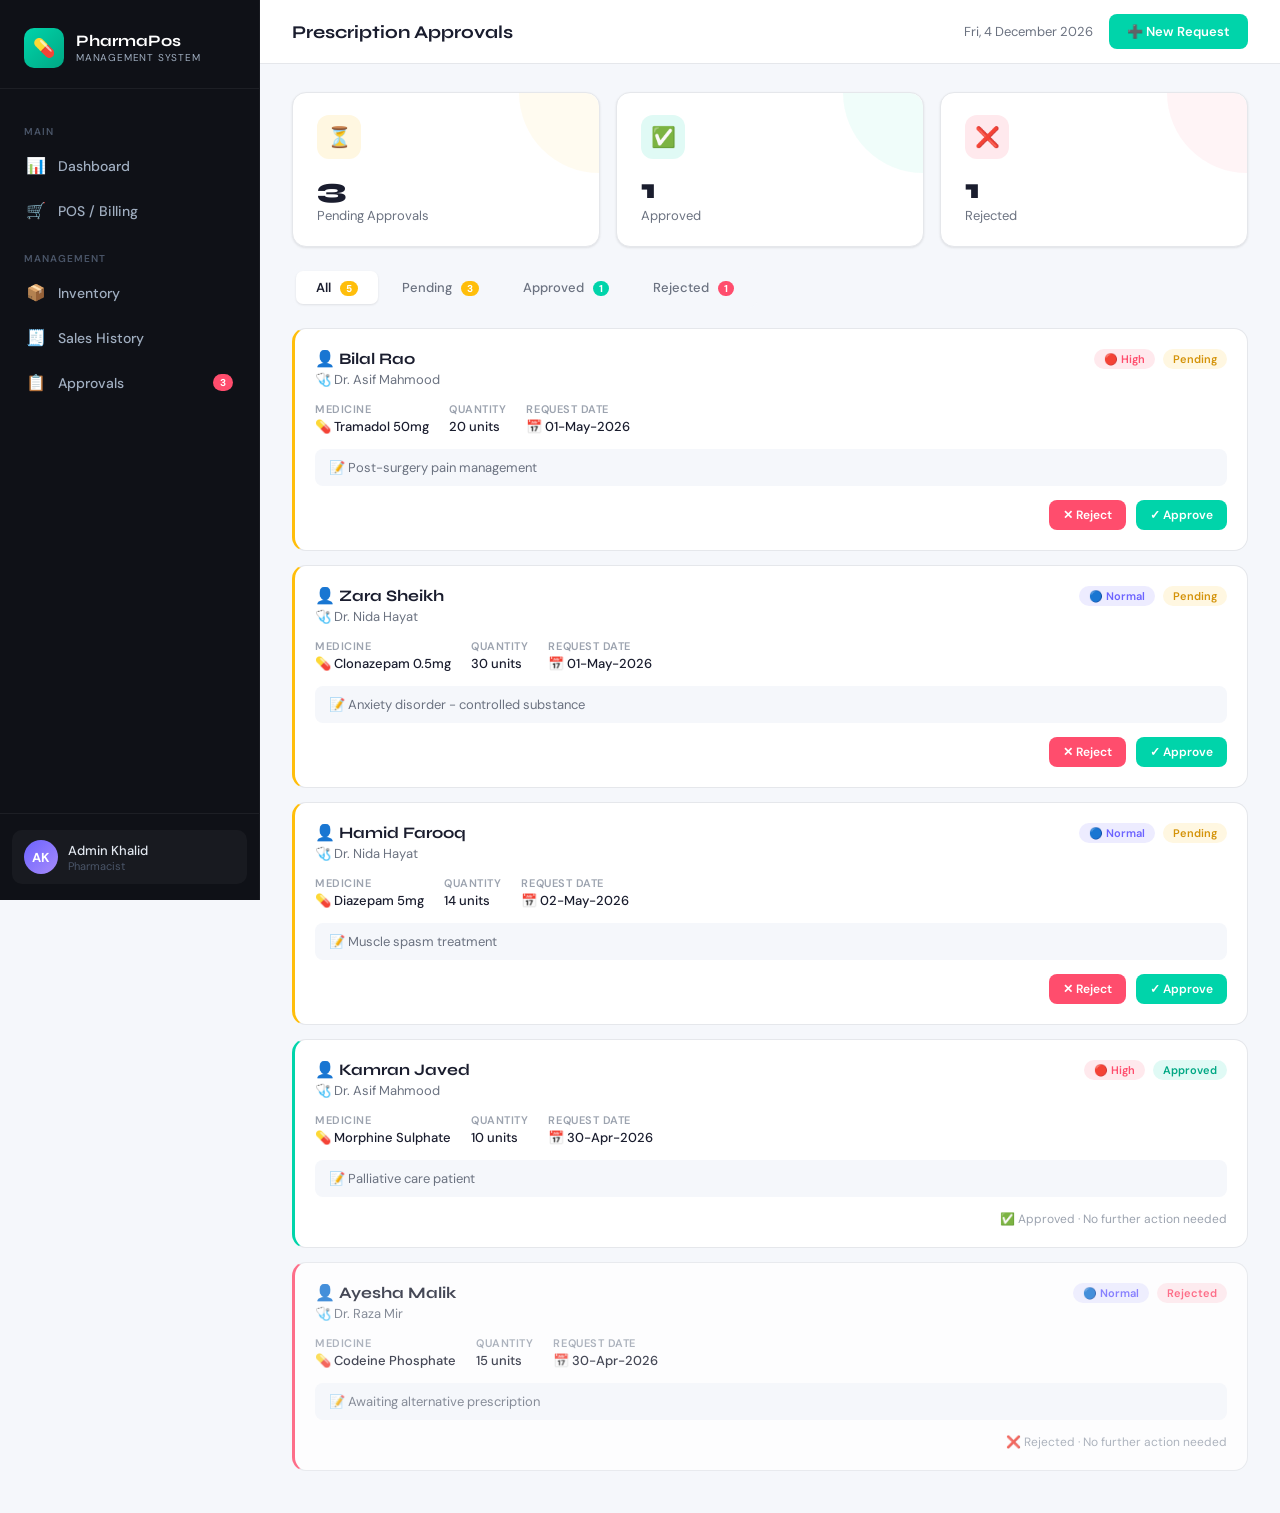
<file: approvals.html>
<!DOCTYPE html>
<html lang="en">
<head>
  <meta charset="UTF-8"/>
  <meta name="viewport" content="width=device-width, initial-scale=1.0"/>
  <title>Approvals — PharmaPos</title>
  <link rel="stylesheet" href="shared.css"/>
  <style>
    .approval-card {
      background:var(--card-bg);
      border:1px solid var(--border);
      border-radius:var(--radius);
      padding:20px;
      margin-bottom:14px;
      transition:box-shadow 0.15s;
      position:relative;
      overflow:hidden;
    }
    .approval-card:hover { box-shadow:var(--shadow-md); }
    .approval-card.pending { border-left:3px solid var(--accent-warn); }
    .approval-card.approved { border-left:3px solid var(--accent); }
    .approval-card.rejected { border-left:3px solid var(--accent-danger); opacity:0.8; }
    .approval-top { display:flex; align-items:flex-start; justify-content:space-between; margin-bottom:14px; }
    .patient-name { font-family:'Syne',sans-serif; font-size:16px; font-weight:700; }
    .doctor-name { font-size:13px; color:var(--text-secondary); margin-top:3px; }
    .approval-meta { display:flex; gap:20px; margin-bottom:14px; flex-wrap:wrap; }
    .meta-item { font-size:13px; }
    .meta-label { color:var(--text-muted); font-size:11px; font-weight:600; text-transform:uppercase; letter-spacing:0.05em; }
    .meta-val { font-weight:500; margin-top:2px; }
    .note-box {
      background:var(--content-bg);
      border-radius:8px; padding:10px 14px;
      font-size:13px; color:var(--text-secondary);
      margin-bottom:14px;
    }
    .approval-actions { display:flex; gap:10px; justify-content:flex-end; }
    .priority-high { background:rgba(255,77,109,0.12); color:var(--accent-danger); }
    .priority-normal { background:rgba(108,99,255,0.12); color:var(--accent2); }
    .tabs { display:flex; gap:4px; background:var(--content-bg); border-radius:10px; padding:4px; margin-bottom:20px; width:fit-content; }
    .tab-btn {
      padding:8px 20px; border-radius:7px; border:none; background:transparent;
      font-size:13px; font-weight:500; cursor:pointer; transition:all 0.15s;
      font-family:'DM Sans',sans-serif; color:var(--text-secondary);
    }
    .tab-btn.active { background:var(--card-bg); color:var(--text-primary); box-shadow:var(--shadow-sm); font-weight:600; }
    .count-pill {
      display:inline-block; background:var(--accent-warn); color:#fff;
      font-size:10px; font-weight:700; padding:1px 6px; border-radius:10px; margin-left:6px;
    }
    .empty-state { text-align:center; padding:60px 20px; color:var(--text-muted); }
    .empty-icon { font-size:48px; margin-bottom:12px; }
    .stats-row { display:grid; grid-template-columns:repeat(3,1fr); gap:16px; margin-bottom:20px; }
  </style>
</head>
<body>
<script src="shared.js"></script>
<script src="sidebar.js"></script>
<script>document.addEventListener('DOMContentLoaded', renderSidebar);</script>

<div class="main">
  <header class="topbar">
    <div class="topbar-title">Prescription Approvals</div>
    <div class="topbar-right">
      <span class="topbar-date" id="topbarDate"></span>
      <button class="btn-accent" onclick="openModal('addApprovalModal')">➕ New Request</button>
    </div>
  </header>

  <div class="content">
    <!-- Stats -->
    <div class="stats-row" id="appStats"></div>

    <!-- Tabs -->
    <div class="tabs">
      <button class="tab-btn active" onclick="switchTab('all',this)">All <span class="count-pill" id="tc-all">0</span></button>
      <button class="tab-btn" onclick="switchTab('Pending',this)">Pending <span class="count-pill" id="tc-pending" style="background:var(--accent-warn)">0</span></button>
      <button class="tab-btn" onclick="switchTab('Approved',this)">Approved <span class="count-pill" id="tc-approved" style="background:var(--accent)">0</span></button>
      <button class="tab-btn" onclick="switchTab('Rejected',this)">Rejected <span class="count-pill" id="tc-rejected" style="background:var(--accent-danger)">0</span></button>
    </div>

    <!-- Cards -->
    <div id="approvalCards"></div>
  </div>
</div>

<!-- Add Approval Modal -->
<div class="modal-overlay" id="addApprovalModal">
  <div class="modal" style="width:500px">
    <div class="modal-header">
      <div class="modal-title">New Prescription Request</div>
      <button class="modal-close" onclick="closeModal('addApprovalModal')">×</button>
    </div>
    <div class="modal-body">
      <div style="display:grid;grid-template-columns:1fr 1fr;gap:12px">
        <div class="form-group">
          <label class="form-label">Patient Name *</label>
          <input type="text" class="form-control" id="aPatient" placeholder="Full name"/>
        </div>
        <div class="form-group">
          <label class="form-label">Doctor Name *</label>
          <input type="text" class="form-control" id="aDoctor" placeholder="Dr. Name"/>
        </div>
        <div class="form-group">
          <label class="form-label">Medicine *</label>
          <input type="text" class="form-control" id="aMedicine" placeholder="Medicine name"/>
        </div>
        <div class="form-group">
          <label class="form-label">Quantity *</label>
          <input type="number" class="form-control" id="aQty" placeholder="e.g. 20" min="1"/>
        </div>
        <div class="form-group">
          <label class="form-label">Priority</label>
          <select class="form-control" id="aPriority">
            <option value="Normal">Normal</option>
            <option value="High">High</option>
          </select>
        </div>
        <div class="form-group">
          <label class="form-label">Date</label>
          <input type="date" class="form-control" id="aDate"/>
        </div>
        <div class="form-group" style="grid-column:span 2">
          <label class="form-label">Note / Reason</label>
          <input type="text" class="form-control" id="aNote" placeholder="Clinical note (optional)"/>
        </div>
      </div>
    </div>
    <div class="modal-footer">
      <button class="btn-outline" onclick="closeModal('addApprovalModal')">Cancel</button>
      <button class="btn-accent" onclick="saveApproval()">📋 Submit Request</button>
    </div>
  </div>
</div>

<div class="toast-container" id="toastContainer"></div>

<script>
let currentTab = 'all';

document.addEventListener('DOMContentLoaded', () => {
  const today = new Date().toISOString().split('T')[0];
  document.getElementById('aDate').value = today;
  renderStats();
  renderCards();
});

function switchTab(tab, btn) {
  currentTab = tab;
  document.querySelectorAll('.tab-btn').forEach(b => b.classList.remove('active'));
  btn.classList.add('active');
  renderCards();
}

function renderStats() {
  const approvals = DB.get('approvals') || [];
  const pending = approvals.filter(a => a.status === 'Pending').length;
  const approved = approvals.filter(a => a.status === 'Approved').length;
  const rejected = approvals.filter(a => a.status === 'Rejected').length;
  const high = approvals.filter(a => a.priority === 'High' && a.status === 'Pending').length;

  document.getElementById('appStats').innerHTML = `
    <div class="stat-card yellow"><div class="stat-icon yellow">⏳</div><div class="stat-value">${pending}</div><div class="stat-label">Pending Approvals</div></div>
    <div class="stat-card green"><div class="stat-icon green">✅</div><div class="stat-value">${approved}</div><div class="stat-label">Approved</div></div>
    <div class="stat-card red"><div class="stat-icon red">❌</div><div class="stat-value">${rejected}</div><div class="stat-label">Rejected</div></div>
  `;

  document.getElementById('tc-all').textContent = approvals.length;
  document.getElementById('tc-pending').textContent = pending;
  document.getElementById('tc-approved').textContent = approved;
  document.getElementById('tc-rejected').textContent = rejected;
}

function renderCards() {
  const approvals = DB.get('approvals') || [];
  const filtered = currentTab === 'all' ? approvals : approvals.filter(a => a.status === currentTab);
  const container = document.getElementById('approvalCards');

  if (filtered.length === 0) {
    container.innerHTML = `<div class="empty-state"><div class="empty-icon">📋</div><div style="font-size:14px;font-weight:500">No ${currentTab === 'all' ? '' : currentTab.toLowerCase()} requests</div><div style="font-size:12px;margin-top:6px">No prescription approval requests found</div></div>`;
    return;
  }

  const sorted = [...filtered].sort((a, b) => {
    const order = { Pending: 0, Approved: 1, Rejected: 2 };
    return order[a.status] - order[b.status];
  });

  container.innerHTML = sorted.map(a => `
    <div class="approval-card ${a.status.toLowerCase()}">
      <div class="approval-top">
        <div>
          <div class="patient-name">👤 ${a.patient}</div>
          <div class="doctor-name">🩺 ${a.doctor}</div>
        </div>
        <div style="display:flex;gap:8px;align-items:center">
          <span class="badge priority-${a.priority.toLowerCase()}">${a.priority === 'High' ? '🔴' : '🔵'} ${a.priority}</span>
          <span class="badge ${a.status === 'Pending' ? 'badge-warn' : a.status === 'Approved' ? 'badge-success' : 'badge-danger'}">${a.status}</span>
        </div>
      </div>
      <div class="approval-meta">
        <div class="meta-item"><div class="meta-label">Medicine</div><div class="meta-val">💊 ${a.medicine}</div></div>
        <div class="meta-item"><div class="meta-label">Quantity</div><div class="meta-val">${a.qty} units</div></div>
        <div class="meta-item"><div class="meta-label">Request Date</div><div class="meta-val">📅 ${formatDate(a.date)}</div></div>
      </div>
      ${a.note ? `<div class="note-box">📝 ${a.note}</div>` : ''}
      ${a.status === 'Pending' ? `
      <div class="approval-actions">
        <button class="btn-danger" onclick="updateStatus('${a.id}','Rejected')">✕ Reject</button>
        <button class="btn-success" onclick="updateStatus('${a.id}','Approved')">✓ Approve</button>
      </div>` : `
      <div style="text-align:right;font-size:12px;color:var(--text-muted)">
        ${a.status === 'Approved' ? '✅ Approved' : '❌ Rejected'} · No further action needed
      </div>`}
    </div>
  `).join('');
}

function updateStatus(id, status) {
  const approvals = DB.get('approvals') || [];
  const idx = approvals.findIndex(a => a.id === id);
  if (idx >= 0) approvals[idx].status = status;
  DB.set('approvals', approvals);
  renderStats();
  renderCards();
  showToast(`Request ${status.toLowerCase()}!`, status === 'Approved' ? 'success' : 'error');
  // Update sidebar badge
  const badge = document.getElementById('pendingBadge');
  if (badge) {
    const pending = approvals.filter(a => a.status === 'Pending').length;
    badge.textContent = pending > 0 ? pending : '';
  }
}

function saveApproval() {
  const patient = document.getElementById('aPatient').value.trim();
  const doctor = document.getElementById('aDoctor').value.trim();
  const medicine = document.getElementById('aMedicine').value.trim();
  const qty = parseInt(document.getElementById('aQty').value);
  const priority = document.getElementById('aPriority').value;
  const date = document.getElementById('aDate').value;
  const note = document.getElementById('aNote').value.trim();

  if (!patient || !doctor || !medicine || isNaN(qty) || !date) {
    showToast('Please fill all required fields', 'error'); return;
  }

  const approvals = DB.get('approvals') || [];
  approvals.push({ id: genId('a'), patient, doctor, medicine, qty, priority, date, note, status: 'Pending' });
  DB.set('approvals', approvals);
  closeModal('addApprovalModal');
  renderStats();
  renderCards();
  showToast('Request submitted!', 'success');
  // Clear form
  ['aPatient','aDoctor','aMedicine','aQty','aNote'].forEach(id => document.getElementById(id).value = '');
}
</script>
</body>
</html>
</file>
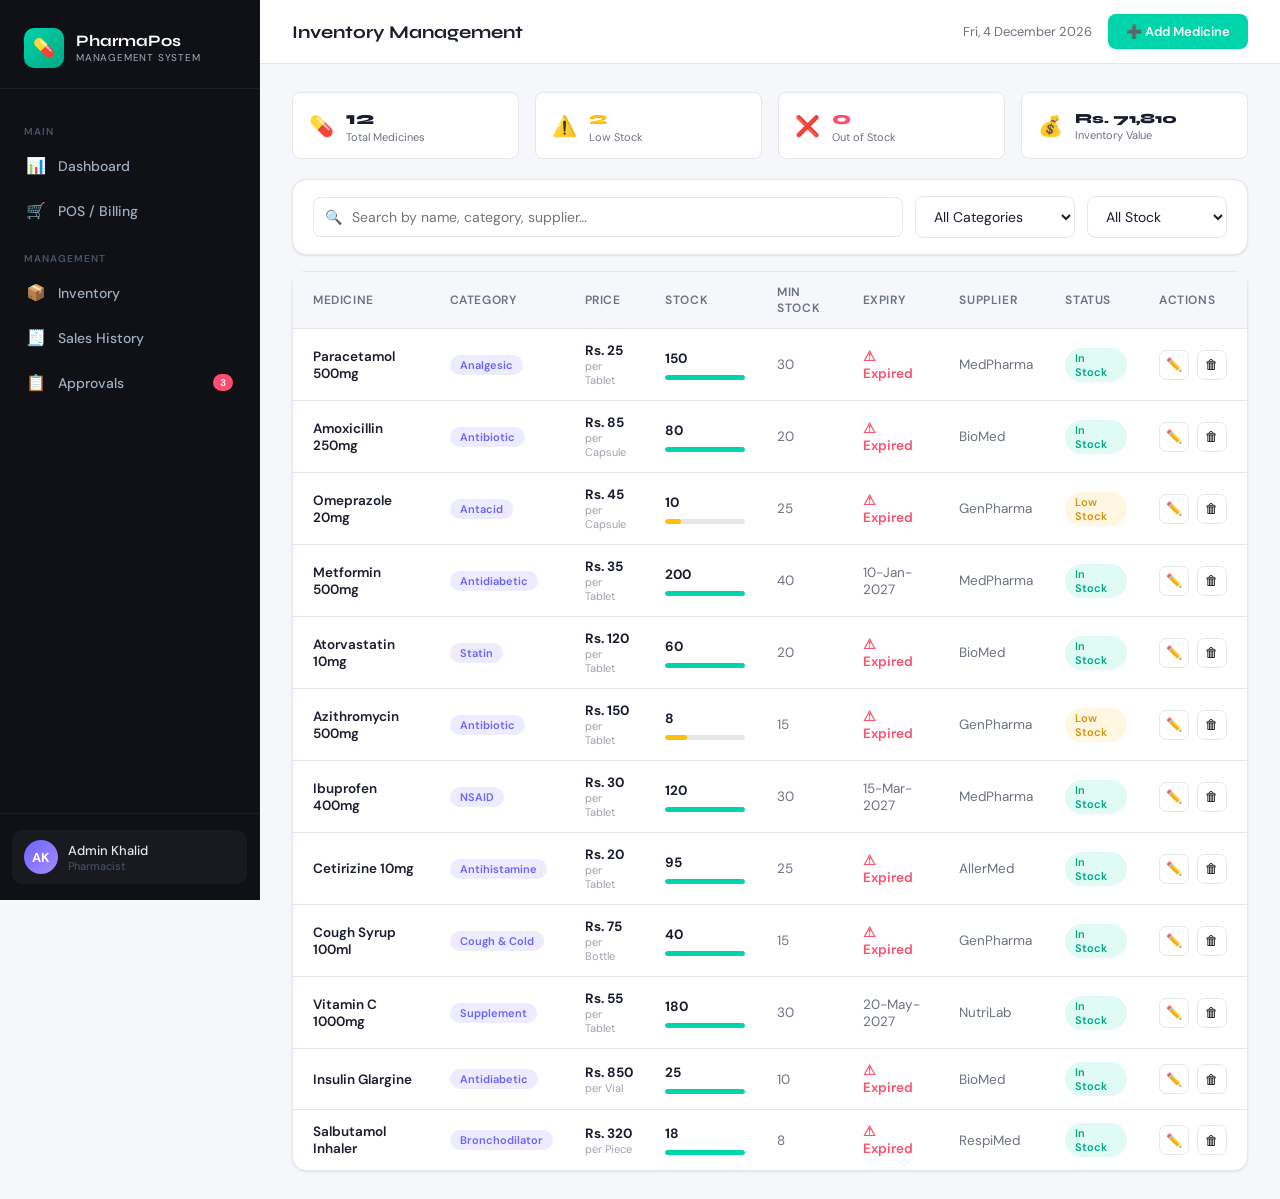
<file: inventory.html>
<!DOCTYPE html>
<html lang="en">
<head>
  <meta charset="UTF-8"/>
  <meta name="viewport" content="width=device-width, initial-scale=1.0"/>
  <title>Inventory — PharmaPos</title>
  <link rel="stylesheet" href="shared.css"/>
  <style>
    .filter-bar { display:flex; gap:12px; align-items:center; flex-wrap:wrap; }
    .filter-bar .search-wrap { flex:1; min-width:200px; }
    .med-name-cell { font-weight:600; font-size:13.5px; }
    .med-category-cell { font-size:12px; color:var(--text-secondary); margin-top:2px; }
    .stock-cell { display:flex; flex-direction:column; gap:4px; }
    .expiry-warn { color: var(--accent-danger); font-weight:600; }
    .expiry-ok { color: var(--text-secondary); }
    .table-actions { display:flex; gap:8px; }
    .action-btn {
      width:30px; height:30px; border-radius:7px; border:1px solid var(--border);
      background:transparent; cursor:pointer; font-size:13px;
      display:flex; align-items:center; justify-content:center;
      transition:all 0.12s;
    }
    .action-btn.edit:hover { border-color:var(--accent2); background:rgba(108,99,255,0.08); }
    .action-btn.del:hover { border-color:var(--accent-danger); background:rgba(255,77,109,0.08); }
    .stats-mini {
      display:grid; grid-template-columns:repeat(4,1fr); gap:16px; margin-bottom:20px;
    }
    .mini-stat {
      background:var(--card-bg); border:1px solid var(--border);
      border-radius:var(--radius-sm); padding:14px 16px;
      display:flex; align-items:center; gap:12px;
    }
    .mini-stat-icon { font-size:20px; }
    .mini-stat-val { font-family:'Syne',sans-serif; font-size:18px; font-weight:800; }
    .mini-stat-label { font-size:11px; color:var(--text-secondary); margin-top:1px; }
  </style>
</head>
<body>
<script src="shared.js"></script>
<script src="sidebar.js"></script>
<script>document.addEventListener('DOMContentLoaded', renderSidebar);</script>

<div class="main">
  <header class="topbar">
    <div class="topbar-title">Inventory Management</div>
    <div class="topbar-right">
      <span class="topbar-date" id="topbarDate"></span>
      <button class="btn-accent" onclick="openModal('addMedModal')">➕ Add Medicine</button>
    </div>
  </header>

  <div class="content">
    <!-- Mini Stats -->
    <div class="stats-mini" id="miniStats"></div>

    <!-- Filter Bar -->
    <div class="card" style="margin-bottom:16px">
      <div class="card-body" style="padding:16px 20px">
        <div class="filter-bar">
          <div class="search-wrap" style="flex:1">
            <span class="search-icon">🔍</span>
            <input type="text" class="form-control" id="invSearch" placeholder="Search by name, category, supplier…" oninput="renderTable()"/>
          </div>
          <select class="form-control" style="width:160px" id="catFilter" onchange="renderTable()">
            <option value="">All Categories</option>
          </select>
          <select class="form-control" style="width:140px" id="stockFilter" onchange="renderTable()">
            <option value="">All Stock</option>
            <option value="low">Low Stock</option>
            <option value="ok">In Stock</option>
            <option value="out">Out of Stock</option>
          </select>
        </div>
      </div>
    </div>

    <!-- Table -->
    <div class="card">
      <div class="card-body" style="padding:0">
        <div class="table-wrap">
          <table>
            <thead>
              <tr>
                <th style="padding-left:20px">Medicine</th>
                <th>Category</th>
                <th>Price</th>
                <th>Stock</th>
                <th>Min Stock</th>
                <th>Expiry</th>
                <th>Supplier</th>
                <th>Status</th>
                <th style="padding-right:20px">Actions</th>
              </tr>
            </thead>
            <tbody id="invTableBody"></tbody>
          </table>
        </div>
        <div id="noResults" style="display:none;text-align:center;padding:40px;color:var(--text-muted);font-size:14px">No medicines found</div>
      </div>
    </div>
  </div>
</div>

<!-- Add/Edit Modal -->
<div class="modal-overlay" id="addMedModal">
  <div class="modal" style="width:520px">
    <div class="modal-header">
      <div class="modal-title" id="modalTitle">Add New Medicine</div>
      <button class="modal-close" onclick="closeModal('addMedModal')">×</button>
    </div>
    <div class="modal-body">
      <input type="hidden" id="editId"/>
      <div style="display:grid;grid-template-columns:1fr 1fr;gap:12px">
        <div class="form-group" style="grid-column:span 2">
          <label class="form-label">Medicine Name *</label>
          <input type="text" class="form-control" id="fName" placeholder="e.g. Paracetamol 500mg"/>
        </div>
        <div class="form-group">
          <label class="form-label">Category *</label>
          <input type="text" class="form-control" id="fCat" placeholder="e.g. Analgesic" list="catList"/>
          <datalist id="catList"></datalist>
        </div>
        <div class="form-group">
          <label class="form-label">Unit</label>
          <select class="form-control" id="fUnit">
            <option>Tablet</option><option>Capsule</option><option>Bottle</option>
            <option>Vial</option><option>Piece</option><option>Sachet</option><option>Cream</option>
          </select>
        </div>
        <div class="form-group">
          <label class="form-label">Price (Rs.) *</label>
          <input type="number" class="form-control" id="fPrice" placeholder="0" min="0"/>
        </div>
        <div class="form-group">
          <label class="form-label">Stock Quantity *</label>
          <input type="number" class="form-control" id="fStock" placeholder="0" min="0"/>
        </div>
        <div class="form-group">
          <label class="form-label">Minimum Stock</label>
          <input type="number" class="form-control" id="fMinStock" placeholder="20" min="0"/>
        </div>
        <div class="form-group">
          <label class="form-label">Expiry Date *</label>
          <input type="date" class="form-control" id="fExpiry"/>
        </div>
        <div class="form-group" style="grid-column:span 2">
          <label class="form-label">Supplier</label>
          <input type="text" class="form-control" id="fSupplier" placeholder="Supplier name"/>
        </div>
      </div>
    </div>
    <div class="modal-footer">
      <button class="btn-outline" onclick="closeModal('addMedModal')">Cancel</button>
      <button class="btn-accent" onclick="saveMed()">💾 Save Medicine</button>
    </div>
  </div>
</div>

<!-- Delete Confirm -->
<div class="modal-overlay" id="deleteModal">
  <div class="modal" style="width:360px">
    <div class="modal-header"><div class="modal-title">Confirm Delete</div><button class="modal-close" onclick="closeModal('deleteModal')">×</button></div>
    <div class="modal-body"><p style="color:var(--text-secondary);font-size:14px">Are you sure you want to delete <strong id="deleteName"></strong>? This action cannot be undone.</p></div>
    <div class="modal-footer">
      <button class="btn-outline" onclick="closeModal('deleteModal')">Cancel</button>
      <button class="btn-danger" onclick="confirmDelete()">🗑 Delete</button>
    </div>
  </div>
</div>

<div class="toast-container" id="toastContainer"></div>

<script>
let deleteId = null;

document.addEventListener('DOMContentLoaded', () => {
  populateFilters();
  renderMiniStats();
  renderTable();
});

function populateFilters() {
  const meds = DB.get('medicines') || [];
  const cats = [...new Set(meds.map(m => m.category))];
  const sel = document.getElementById('catFilter');
  const dl = document.getElementById('catList');
  cats.forEach(c => {
    const o = document.createElement('option'); o.value = c; o.textContent = c; sel.appendChild(o);
    const d = document.createElement('option'); d.value = c; dl.appendChild(d);
  });
}

function renderMiniStats() {
  const meds = DB.get('medicines') || [];
  const low = meds.filter(m => m.stock > 0 && m.stock <= m.minStock).length;
  const out = meds.filter(m => m.stock === 0).length;
  const expSoon = meds.filter(m => new Date(m.expiry) <= new Date(Date.now() + 60*24*3600*1000)).length;
  const totalVal = meds.reduce((s, m) => s + m.price * m.stock, 0);
  document.getElementById('miniStats').innerHTML = `
    <div class="mini-stat"><span class="mini-stat-icon">💊</span><div><div class="mini-stat-val">${meds.length}</div><div class="mini-stat-label">Total Medicines</div></div></div>
    <div class="mini-stat"><span class="mini-stat-icon">⚠️</span><div><div class="mini-stat-val" style="color:var(--accent-warn)">${low}</div><div class="mini-stat-label">Low Stock</div></div></div>
    <div class="mini-stat"><span class="mini-stat-icon">❌</span><div><div class="mini-stat-val" style="color:var(--accent-danger)">${out}</div><div class="mini-stat-label">Out of Stock</div></div></div>
    <div class="mini-stat"><span class="mini-stat-icon">💰</span><div><div class="mini-stat-val" style="font-size:14px">${formatCurrency(totalVal)}</div><div class="mini-stat-label">Inventory Value</div></div></div>
  `;
}

function renderTable() {
  const q = document.getElementById('invSearch').value.toLowerCase();
  const cat = document.getElementById('catFilter').value;
  const stockF = document.getElementById('stockFilter').value;
  let meds = DB.get('medicines') || [];

  meds = meds.filter(m => {
    const matchQ = !q || m.name.toLowerCase().includes(q) || m.category.toLowerCase().includes(q) || (m.supplier||'').toLowerCase().includes(q);
    const matchCat = !cat || m.category === cat;
    const matchStock = !stockF || (stockF === 'low' && m.stock > 0 && m.stock <= m.minStock) || (stockF === 'ok' && m.stock > m.minStock) || (stockF === 'out' && m.stock === 0);
    return matchQ && matchCat && matchStock;
  });

  const tbody = document.getElementById('invTableBody');
  const noRes = document.getElementById('noResults');
  if (meds.length === 0) { tbody.innerHTML = ''; noRes.style.display = 'block'; return; }
  noRes.style.display = 'none';
  const now = Date.now();

  tbody.innerHTML = meds.map(m => {
    const expDate = new Date(m.expiry);
    const daysLeft = Math.ceil((expDate - now) / (24*3600*1000));
    const expClass = daysLeft <= 30 ? 'expiry-warn' : 'expiry-ok';
    const expLabel = daysLeft <= 0 ? '⚠ Expired' : daysLeft <= 30 ? `⚠ ${daysLeft}d left` : formatDate(m.expiry);
    const pct = Math.min(100, Math.round((m.stock / Math.max(m.minStock * 2, 1)) * 100));
    const barColor = m.stock === 0 ? '#ff4d6d' : m.stock <= m.minStock ? '#ffbe0b' : '#00d4aa';
    let statusBadge;
    if (m.stock === 0) statusBadge = '<span class="badge badge-danger">Out of Stock</span>';
    else if (m.stock <= m.minStock) statusBadge = '<span class="badge badge-warn">Low Stock</span>';
    else statusBadge = '<span class="badge badge-success">In Stock</span>';

    return `
    <tr>
      <td style="padding-left:20px">
        <div class="med-name-cell">${m.name}</div>
      </td>
      <td><span class="badge badge-info">${m.category}</span></td>
      <td><strong>Rs. ${m.price}</strong><div style="font-size:11px;color:var(--text-muted)">per ${m.unit}</div></td>
      <td>
        <div class="stock-cell">
          <strong>${m.stock}</strong>
          <div class="stock-bar"><div class="stock-bar-fill" style="width:${pct}%;background:${barColor}"></div></div>
        </div>
      </td>
      <td style="color:var(--text-secondary)">${m.minStock}</td>
      <td class="${expClass}">${expLabel}</td>
      <td style="color:var(--text-secondary)">${m.supplier || '—'}</td>
      <td>${statusBadge}</td>
      <td style="padding-right:20px">
        <div class="table-actions">
          <button class="action-btn edit" onclick="editMed('${m.id}')" title="Edit">✏️</button>
          <button class="action-btn del" onclick="promptDelete('${m.id}','${m.name.replace(/'/g,"\\'")}')">🗑</button>
        </div>
      </td>
    </tr>`;
  }).join('');
}

function saveMed() {
  const name = document.getElementById('fName').value.trim();
  const cat = document.getElementById('fCat').value.trim();
  const price = parseFloat(document.getElementById('fPrice').value);
  const stock = parseInt(document.getElementById('fStock').value);
  const minStock = parseInt(document.getElementById('fMinStock').value) || 20;
  const expiry = document.getElementById('fExpiry').value;
  const unit = document.getElementById('fUnit').value;
  const supplier = document.getElementById('fSupplier').value.trim();
  const editId = document.getElementById('editId').value;

  if (!name || !cat || isNaN(price) || isNaN(stock) || !expiry) {
    showToast('Please fill all required fields', 'error'); return;
  }

  const meds = DB.get('medicines') || [];
  if (editId) {
    const idx = meds.findIndex(m => m.id === editId);
    if (idx >= 0) meds[idx] = { ...meds[idx], name, category: cat, price, stock, minStock, expiry, unit, supplier };
    showToast('Medicine updated!', 'success');
  } else {
    meds.push({ id: genId('m'), name, category: cat, price, stock, minStock, expiry, unit, supplier });
    showToast('Medicine added!', 'success');
  }
  DB.set('medicines', meds);
  closeModal('addMedModal');
  renderTable();
  renderMiniStats();
  resetForm();
}

function editMed(id) {
  const meds = DB.get('medicines') || [];
  const m = meds.find(x => x.id === id);
  if (!m) return;
  document.getElementById('editId').value = m.id;
  document.getElementById('fName').value = m.name;
  document.getElementById('fCat').value = m.category;
  document.getElementById('fPrice').value = m.price;
  document.getElementById('fStock').value = m.stock;
  document.getElementById('fMinStock').value = m.minStock;
  document.getElementById('fExpiry').value = m.expiry;
  document.getElementById('fUnit').value = m.unit;
  document.getElementById('fSupplier').value = m.supplier || '';
  document.getElementById('modalTitle').textContent = 'Edit Medicine';
  openModal('addMedModal');
}

function promptDelete(id, name) {
  deleteId = id;
  document.getElementById('deleteName').textContent = name;
  openModal('deleteModal');
}

function confirmDelete() {
  let meds = DB.get('medicines') || [];
  meds = meds.filter(m => m.id !== deleteId);
  DB.set('medicines', meds);
  closeModal('deleteModal');
  renderTable();
  renderMiniStats();
  showToast('Medicine deleted', 'success');
}

function resetForm() {
  ['fName','fCat','fPrice','fStock','fMinStock','fExpiry','fSupplier'].forEach(id => document.getElementById(id).value = '');
  document.getElementById('editId').value = '';
  document.getElementById('fUnit').value = 'Tablet';
  document.getElementById('modalTitle').textContent = 'Add New Medicine';
}
</script>
</body>
</html>
</file>
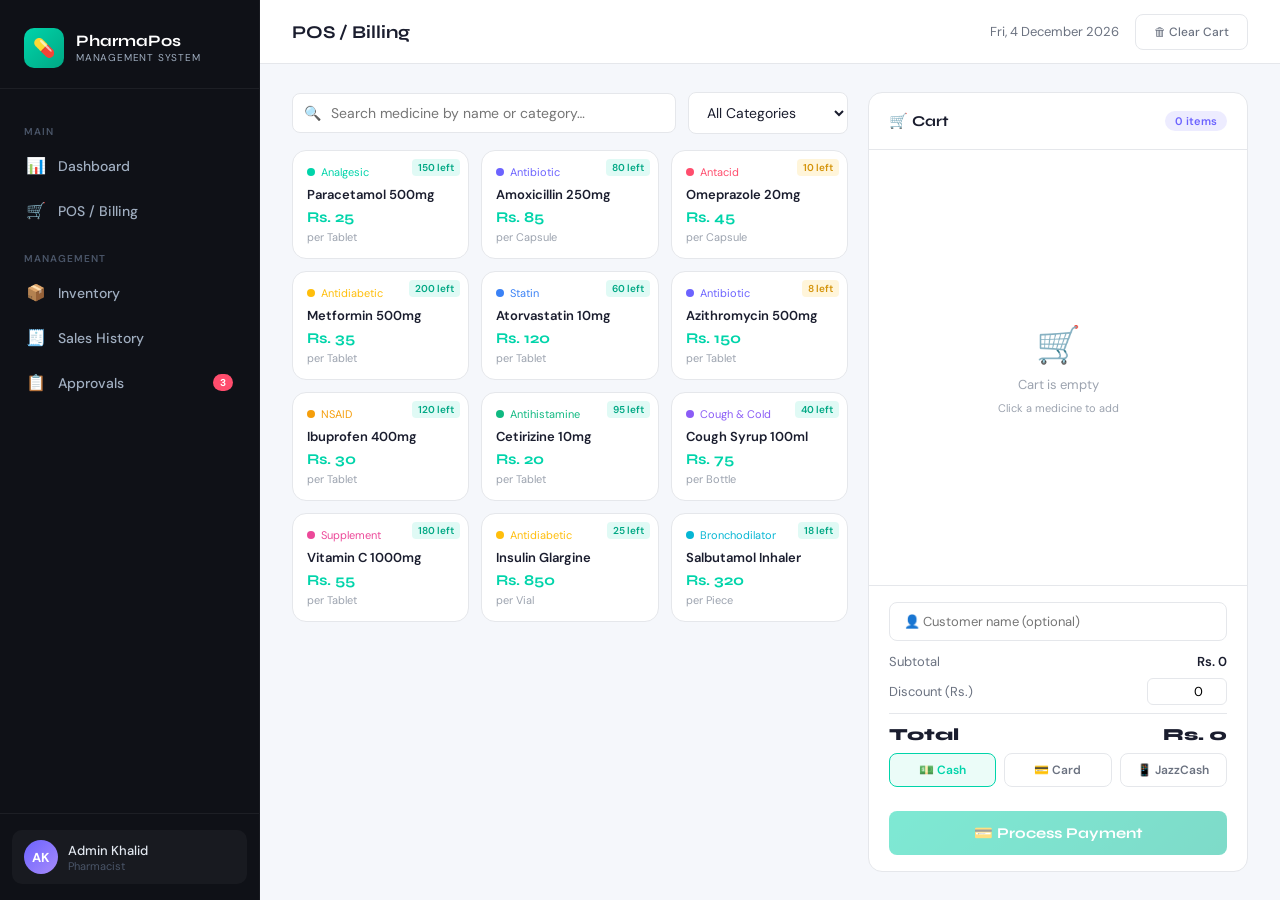
<file: pos.html>
<!DOCTYPE html>
<html lang="en">
<head>
  <meta charset="UTF-8"/>
  <meta name="viewport" content="width=device-width, initial-scale=1.0"/>
  <title>POS / Billing — PharmaPos</title>
  <link rel="stylesheet" href="shared.css"/>
  <style>
    .pos-layout {
      display: grid;
      grid-template-columns: 1fr 380px;
      gap: 20px;
      height: calc(100vh - 64px - 56px);
    }
    /* Left: Medicine Search */
    .pos-left { display: flex; flex-direction: column; gap: 16px; overflow: hidden; }
    .med-grid {
      display: grid;
      grid-template-columns: repeat(auto-fill, minmax(160px, 1fr));
      gap: 12px;
      overflow-y: auto;
      padding-bottom: 8px;
    }
    .med-card {
      background: var(--card-bg);
      border: 1px solid var(--border);
      border-radius: var(--radius);
      padding: 14px;
      cursor: pointer;
      transition: all 0.15s;
      position: relative;
      overflow: hidden;
    }
    .med-card:hover { border-color: var(--accent); box-shadow: var(--shadow-md); transform: translateY(-1px); }
    .med-card.out-of-stock { opacity: 0.5; pointer-events: none; }
    .med-cat-dot {
      width: 8px; height: 8px; border-radius: 50%;
      display: inline-block; margin-right: 6px;
    }
    .med-name { font-size: 13px; font-weight: 600; margin: 8px 0 4px; line-height: 1.3; }
    .med-price { font-family: 'Syne', sans-serif; font-size: 15px; font-weight: 700; color: var(--accent); }
    .med-stock-tag {
      position: absolute; top: 8px; right: 8px;
      font-size: 10px; font-weight: 600;
      padding: 2px 6px; border-radius: 4px;
    }
    .add-pulse { animation: pulse 0.3s ease; }
    @keyframes pulse {
      0% { transform: scale(1); }
      50% { transform: scale(0.96); }
      100% { transform: scale(1); }
    }

    /* Right: Cart */
    .pos-right {
      display: flex; flex-direction: column;
      background: var(--card-bg);
      border-radius: var(--radius);
      border: 1px solid var(--border);
      overflow: hidden;
    }
    .cart-header {
      padding: 18px 20px;
      border-bottom: 1px solid var(--border);
      display: flex; align-items: center; justify-content: space-between;
    }
    .cart-title { font-family: 'Syne', sans-serif; font-weight: 700; font-size: 15px; }
    .cart-items { flex: 1; overflow-y: auto; padding: 12px 16px; }
    .cart-empty {
      display: flex; flex-direction: column; align-items: center; justify-content: center;
      height: 100%; color: var(--text-muted); font-size: 13px; gap: 8px;
    }
    .cart-empty .empty-icon { font-size: 36px; }
    .cart-item {
      display: flex; gap: 10px; align-items: flex-start;
      padding: 10px 0;
      border-bottom: 1px solid var(--border);
      animation: fadeIn 0.2s ease;
    }
    @keyframes fadeIn { from { opacity:0; transform:translateY(-4px); } to { opacity:1; transform:translateY(0); } }
    .cart-item:last-child { border-bottom: none; }
    .cart-item-info { flex: 1; }
    .cart-item-name { font-size: 13px; font-weight: 500; line-height: 1.3; }
    .cart-item-price { font-size: 12px; color: var(--text-muted); margin-top: 2px; }
    .qty-controls { display: flex; align-items: center; gap: 8px; margin-top: 6px; }
    .qty-btn {
      width: 24px; height: 24px; border-radius: 6px;
      border: 1px solid var(--border); background: var(--content-bg);
      cursor: pointer; font-size: 14px; display: flex; align-items: center; justify-content: center;
      font-weight: 700; transition: all 0.12s; color: var(--text-primary);
    }
    .qty-btn:hover { border-color: var(--accent); color: var(--accent); }
    .qty-val { font-size: 14px; font-weight: 600; min-width: 20px; text-align: center; }
    .item-total { font-family: 'Syne', sans-serif; font-size: 14px; font-weight: 700; color: var(--text-primary); white-space: nowrap; }
    .remove-btn {
      background: none; border: none; cursor: pointer; color: var(--text-muted);
      font-size: 16px; padding: 0; line-height: 1; transition: color 0.12s;
    }
    .remove-btn:hover { color: var(--accent-danger); }

    /* Cart Footer */
    .cart-footer { border-top: 1px solid var(--border); padding: 16px 20px; }
    .cart-summary-row {
      display: flex; justify-content: space-between;
      font-size: 13px; margin-bottom: 8px;
    }
    .cart-summary-row.total {
      font-family: 'Syne', sans-serif;
      font-size: 17px; font-weight: 800;
      color: var(--text-primary);
      border-top: 1px solid var(--border);
      padding-top: 10px; margin-top: 4px;
    }
    .cart-summary-label { color: var(--text-secondary); }
    .cart-summary-val { font-weight: 600; }
    .discount-input {
      width: 80px; padding: 4px 8px;
      border: 1px solid var(--border); border-radius: 6px;
      font-size: 13px; text-align: right;
      font-family: 'DM Sans', sans-serif;
    }
    .discount-input:focus { outline: none; border-color: var(--accent); }
    .pay-btn {
      width: 100%; padding: 13px;
      background: linear-gradient(135deg, var(--accent), #00b894);
      color: #fff; border: none; border-radius: var(--radius-sm);
      font-family: 'Syne', sans-serif; font-size: 15px; font-weight: 700;
      cursor: pointer; transition: all 0.15s; margin-top: 12px;
    }
    .pay-btn:hover { transform: translateY(-1px); box-shadow: 0 6px 20px rgba(0,212,170,0.35); }
    .pay-btn:disabled { opacity: 0.5; cursor: not-allowed; transform: none; box-shadow: none; }
    .pay-method-row {
      display: flex; gap: 8px; margin-bottom: 12px;
    }
    .pay-method-btn {
      flex: 1; padding: 8px; border-radius: var(--radius-sm);
      border: 1.5px solid var(--border); background: transparent;
      font-size: 12px; font-weight: 600; cursor: pointer;
      transition: all 0.12s; color: var(--text-secondary);
      font-family: 'DM Sans', sans-serif;
    }
    .pay-method-btn.selected {
      border-color: var(--accent); color: var(--accent);
      background: rgba(0,212,170,0.08);
    }
    .customer-row { display: flex; gap: 8px; margin-bottom: 12px; }
    .customer-row input { flex: 1; }

    /* Invoice Modal */
    .invoice-box {
      background: #fff;
      border: 1px solid var(--border);
      border-radius: var(--radius-sm);
      padding: 20px;
      font-size: 13px;
    }
    .invoice-header { text-align: center; margin-bottom: 16px; }
    .invoice-title { font-family: 'Syne', sans-serif; font-size: 18px; font-weight: 800; }
    .invoice-sub { font-size: 11px; color: var(--text-muted); }
    .invoice-divider { border: none; border-top: 1px dashed var(--border); margin: 12px 0; }
    .invoice-row { display: flex; justify-content: space-between; margin-bottom: 5px; }
    .invoice-total-row { display: flex; justify-content: space-between; font-weight: 700; font-size: 15px; font-family: 'Syne', sans-serif; }
    .inv-table { width: 100%; font-size: 12px; margin: 8px 0; }
    .inv-table th { text-align: left; color: var(--text-muted); font-weight: 600; padding: 4px 0; }
    .inv-table td { padding: 4px 0; }
    .inv-table td:last-child { text-align: right; }
    .inv-table th:last-child { text-align: right; }
  </style>
</head>
<body>
<script src="shared.js"></script>
<script src="sidebar.js"></script>
<script>document.addEventListener('DOMContentLoaded', renderSidebar);</script>

<div class="main">
  <header class="topbar">
    <div class="topbar-title">POS / Billing</div>
    <div class="topbar-right">
      <span class="topbar-date" id="topbarDate"></span>
      <button class="btn-outline" style="font-size:12px" onclick="clearCart()">🗑 Clear Cart</button>
    </div>
  </header>

  <div class="content" style="padding-bottom:0;height:calc(100vh - 64px)">
    <div class="pos-layout">
      <!-- Left Panel -->
      <div class="pos-left">
        <!-- Search & Filter -->
        <div style="display:flex;gap:12px;align-items:center">
          <div class="search-wrap" style="flex:1">
            <span class="search-icon">🔍</span>
            <input type="text" class="form-control" id="medSearch" placeholder="Search medicine by name or category…" oninput="filterMeds()"/>
          </div>
          <select class="form-control" style="width:160px" id="catFilter" onchange="filterMeds()">
            <option value="">All Categories</option>
          </select>
        </div>
        <!-- Medicine Grid -->
        <div class="med-grid" id="medGrid"></div>
      </div>

      <!-- Right Panel: Cart -->
      <div class="pos-right">
        <div class="cart-header">
          <div class="cart-title">🛒 Cart</div>
          <span class="badge badge-info" id="cartCount">0 items</span>
        </div>
        <div class="cart-items" id="cartItems">
          <div class="cart-empty"><div class="empty-icon">🛒</div><span>Cart is empty</span><span style="font-size:11px">Click a medicine to add</span></div>
        </div>
        <div class="cart-footer">
          <div class="customer-row">
            <input type="text" class="form-control" id="customerName" placeholder="👤 Customer name (optional)" style="font-size:13px"/>
          </div>
          <div class="cart-summary-row">
            <span class="cart-summary-label">Subtotal</span>
            <span class="cart-summary-val" id="subtotal">Rs. 0</span>
          </div>
          <div class="cart-summary-row" style="align-items:center">
            <span class="cart-summary-label">Discount (Rs.)</span>
            <input type="number" class="discount-input" id="discountInput" value="0" min="0" oninput="updateTotals()"/>
          </div>
          <div class="cart-summary-row total">
            <span>Total</span>
            <span id="totalAmount">Rs. 0</span>
          </div>
          <div class="pay-method-row">
            <button class="pay-method-btn selected" onclick="selectPayMethod(this,'Cash')">💵 Cash</button>
            <button class="pay-method-btn" onclick="selectPayMethod(this,'Card')">💳 Card</button>
            <button class="pay-method-btn" onclick="selectPayMethod(this,'JazzCash')">📱 JazzCash</button>
          </div>
          <button class="pay-btn" id="checkoutBtn" onclick="checkout()" disabled>💳 Process Payment</button>
        </div>
      </div>
    </div>
  </div>
</div>

<!-- Invoice Modal -->
<div class="modal-overlay" id="invoiceModal">
  <div class="modal" style="width:420px">
    <div class="modal-header">
      <div class="modal-title">Invoice Generated ✓</div>
      <button class="modal-close" onclick="closeModal('invoiceModal')">×</button>
    </div>
    <div class="modal-body">
      <div class="invoice-box" id="invoiceContent"></div>
    </div>
    <div class="modal-footer">
      <button class="btn-outline" onclick="printInvoice()">🖨 Print</button>
      <button class="btn-accent" onclick="closeModal('invoiceModal');clearCart()">✓ Done</button>
    </div>
  </div>
</div>

<div class="toast-container" id="toastContainer"></div>

<script>
let cart = [];
let payMethod = 'Cash';

const catColors = {
  'Analgesic':'#00d4aa','Antibiotic':'#6c63ff','Antacid':'#ff4d6d',
  'Antidiabetic':'#ffbe0b','Statin':'#3b82f6','NSAID':'#f59e0b',
  'Antihistamine':'#10b981','Cough & Cold':'#8b5cf6','Supplement':'#ec4899',
  'Bronchodilator':'#06b6d4'
};

function getCatColor(cat) { return catColors[cat] || '#9ca3af'; }

document.addEventListener('DOMContentLoaded', () => {
  loadMeds();
});

function loadMeds() {
  const meds = DB.get('medicines') || [];
  const cats = [...new Set(meds.map(m => m.category))];
  const sel = document.getElementById('catFilter');
  cats.forEach(c => { const o = document.createElement('option'); o.value = c; o.textContent = c; sel.appendChild(o); });
  renderMedGrid(meds);
}

function filterMeds() {
  const q = document.getElementById('medSearch').value.toLowerCase();
  const cat = document.getElementById('catFilter').value;
  const meds = DB.get('medicines') || [];
  const filtered = meds.filter(m =>
    (m.name.toLowerCase().includes(q) || m.category.toLowerCase().includes(q)) &&
    (!cat || m.category === cat)
  );
  renderMedGrid(filtered);
}

function renderMedGrid(meds) {
  const grid = document.getElementById('medGrid');
  grid.innerHTML = meds.map(m => `
    <div class="med-card ${m.stock === 0 ? 'out-of-stock' : ''}" onclick="addToCart('${m.id}')" id="mc${m.id}">
      <div style="font-size:11px;color:${getCatColor(m.category)}">
        <span class="med-cat-dot" style="background:${getCatColor(m.category)}"></span>${m.category}
      </div>
      <div class="med-name">${m.name}</div>
      <div class="med-price">Rs. ${m.price}</div>
      <div style="font-size:11px;color:var(--text-muted);margin-top:4px">per ${m.unit}</div>
      <div class="med-stock-tag ${m.stock <= m.minStock ? 'badge-warn' : 'badge-success'}" style="background:${m.stock <= m.minStock ? 'rgba(255,190,11,0.15)' : 'rgba(0,212,170,0.12)'}; color:${m.stock <= m.minStock ? '#d4930a' : '#00a884'}">
        ${m.stock} left
      </div>
    </div>
  `).join('');
}

function addToCart(id) {
  const meds = DB.get('medicines') || [];
  const med = meds.find(m => m.id === id);
  if (!med || med.stock === 0) return;
  const existing = cart.find(c => c.id === id);
  if (existing) {
    if (existing.qty >= med.stock) { showToast('Not enough stock!', 'warn'); return; }
    existing.qty++;
  } else {
    cart.push({ id: med.id, name: med.name, price: med.price, qty: 1, unit: med.unit, maxStock: med.stock });
  }
  const card = document.getElementById('mc' + id);
  if (card) { card.classList.add('add-pulse'); setTimeout(() => card.classList.remove('add-pulse'), 300); }
  renderCart();
  showToast(`${med.name} added`, 'success');
}

function removeFromCart(id) {
  cart = cart.filter(c => c.id !== id);
  renderCart();
}

function updateQty(id, delta) {
  const item = cart.find(c => c.id === id);
  if (!item) return;
  item.qty = Math.max(1, Math.min(item.qty + delta, item.maxStock));
  renderCart();
}

function renderCart() {
  const container = document.getElementById('cartItems');
  document.getElementById('cartCount').textContent = cart.length + ' item' + (cart.length !== 1 ? 's' : '');
  if (cart.length === 0) {
    container.innerHTML = '<div class="cart-empty"><div class="empty-icon">🛒</div><span>Cart is empty</span><span style="font-size:11px">Click a medicine to add</span></div>';
    document.getElementById('checkoutBtn').disabled = true;
    updateTotals();
    return;
  }
  container.innerHTML = cart.map(item => `
    <div class="cart-item">
      <div class="cart-item-info">
        <div class="cart-item-name">${item.name}</div>
        <div class="cart-item-price">Rs. ${item.price} × ${item.qty} ${item.unit}</div>
        <div class="qty-controls">
          <button class="qty-btn" onclick="updateQty('${item.id}',-1)">−</button>
          <span class="qty-val">${item.qty}</span>
          <button class="qty-btn" onclick="updateQty('${item.id}',1)">+</button>
        </div>
      </div>
      <div style="display:flex;flex-direction:column;align-items:flex-end;gap:8px">
        <button class="remove-btn" onclick="removeFromCart('${item.id}')">✕</button>
        <span class="item-total">Rs. ${(item.price * item.qty).toLocaleString()}</span>
      </div>
    </div>
  `).join('');
  document.getElementById('checkoutBtn').disabled = false;
  updateTotals();
}

function updateTotals() {
  const sub = cart.reduce((s, i) => s + i.price * i.qty, 0);
  const disc = parseInt(document.getElementById('discountInput').value) || 0;
  const total = Math.max(0, sub - disc);
  document.getElementById('subtotal').textContent = formatCurrency(sub);
  document.getElementById('totalAmount').textContent = formatCurrency(total);
}

function selectPayMethod(btn, method) {
  payMethod = method;
  document.querySelectorAll('.pay-method-btn').forEach(b => b.classList.remove('selected'));
  btn.classList.add('selected');
}

function checkout() {
  if (cart.length === 0) return;
  const sub = cart.reduce((s, i) => s + i.price * i.qty, 0);
  const disc = parseInt(document.getElementById('discountInput').value) || 0;
  const total = Math.max(0, sub - disc);
  const customer = document.getElementById('customerName').value.trim() || 'Walk-in';
  const sales = DB.get('sales') || [];
  const meds = DB.get('medicines') || [];
  const newInvoiceNo = 'INV-' + (1000 + sales.length + 1);
  const now = new Date();
  const sale = {
    id: genId('s'),
    invoiceNo: newInvoiceNo,
    customer,
    items: cart.map(c => ({ name: c.name, qty: c.qty, price: c.price })),
    total, discount: disc,
    date: now.toISOString().split('T')[0],
    time: now.toLocaleTimeString('en-PK', { hour: '2-digit', minute: '2-digit' }),
    payMethod
  };
  // Deduct stock
  cart.forEach(ci => {
    const med = meds.find(m => m.id === ci.id);
    if (med) med.stock -= ci.qty;
  });
  DB.set('medicines', meds);
  sales.push(sale);
  DB.set('sales', sales);
  // Show invoice
  renderInvoice(sale);
  openModal('invoiceModal');
}

function renderInvoice(sale) {
  const html = `
    <div class="invoice-header">
      <div style="font-size:24px">💊</div>
      <div class="invoice-title">PharmaPos</div>
      <div class="invoice-sub">Pharmacy Management System</div>
      <div class="invoice-sub">📍 Main Branch, Rawalpindi</div>
    </div>
    <hr class="invoice-divider"/>
    <div class="invoice-row"><span>Invoice #</span><strong>${sale.invoiceNo}</strong></div>
    <div class="invoice-row"><span>Customer</span><span>${sale.customer}</span></div>
    <div class="invoice-row"><span>Date</span><span>${formatDate(sale.date)} ${sale.time}</span></div>
    <div class="invoice-row"><span>Payment</span><span>${sale.payMethod}</span></div>
    <hr class="invoice-divider"/>
    <table class="inv-table">
      <thead><tr><th>Item</th><th>Qty</th><th>Rate</th><th>Total</th></tr></thead>
      <tbody>
        ${sale.items.map(i => `<tr><td>${i.name}</td><td>${i.qty}</td><td>Rs.${i.price}</td><td>Rs.${(i.qty*i.price).toLocaleString()}</td></tr>`).join('')}
      </tbody>
    </table>
    <hr class="invoice-divider"/>
    <div class="invoice-row"><span>Subtotal</span><span>Rs.${(sale.total + sale.discount).toLocaleString()}</span></div>
    ${sale.discount > 0 ? `<div class="invoice-row"><span>Discount</span><span style="color:var(--accent-danger)">- Rs.${sale.discount}</span></div>` : ''}
    <div class="invoice-total-row"><span>TOTAL</span><span>${formatCurrency(sale.total)}</span></div>
    <hr class="invoice-divider"/>
    <div style="text-align:center;font-size:11px;color:var(--text-muted)">Thank you for your purchase! 🙏<br/>Get well soon.</div>
  `;
  document.getElementById('invoiceContent').innerHTML = html;
}

function printInvoice() {
  const content = document.getElementById('invoiceContent').innerHTML;
  const w = window.open('', '', 'width=400,height=600');
  w.document.write(`<html><head><title>Invoice</title><style>body{font-family:sans-serif;padding:20px;font-size:13px}table{width:100%;border-collapse:collapse}th,td{text-align:left;padding:4px 0}th:last-child,td:last-child{text-align:right}.invoice-row{display:flex;justify-content:space-between;margin-bottom:5px}.invoice-total-row{display:flex;justify-content:space-between;font-weight:700;font-size:15px;border-top:1px dashed #ccc;padding-top:8px;margin-top:4px}hr{border:none;border-top:1px dashed #ccc;margin:10px 0}</style></head><body>${content}</body></html>`);
  w.document.close();
  w.print();
}

function clearCart() {
  cart = [];
  document.getElementById('discountInput').value = 0;
  document.getElementById('customerName').value = '';
  renderCart();
}
</script>
</body>
</html>
</file>
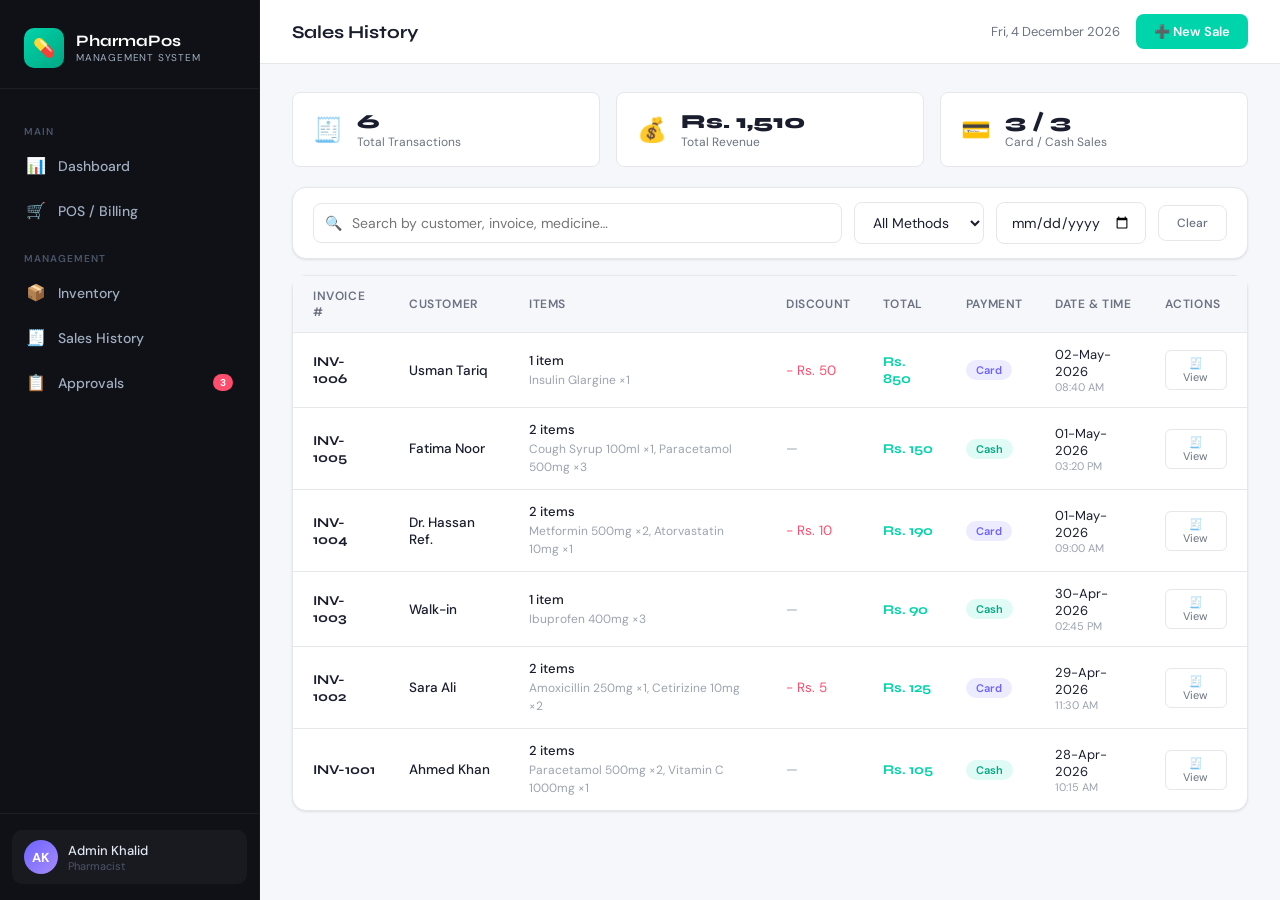
<file: sales.html>
<!DOCTYPE html>
<html lang="en">
<head>
  <meta charset="UTF-8"/>
  <meta name="viewport" content="width=device-width, initial-scale=1.0"/>
  <title>Sales History — PharmaPos</title>
  <link rel="stylesheet" href="shared.css"/>
  <style>
    .inv-detail { font-size:12px; color:var(--text-muted); margin-top:2px; line-height:1.5; }
    .summary-strip {
      display:grid; grid-template-columns:repeat(3,1fr); gap:16px; margin-bottom:20px;
    }
    .sum-card {
      background:var(--card-bg); border:1px solid var(--border);
      border-radius:var(--radius-sm); padding:16px 20px;
      display:flex; align-items:center; gap:14px;
    }
    .sum-icon { font-size:24px; }
    .sum-val { font-family:'Syne',sans-serif; font-size:20px; font-weight:800; }
    .sum-label { font-size:12px; color:var(--text-secondary); }
    .view-inv-btn {
      background:none; border:1px solid var(--border); border-radius:6px;
      padding:5px 10px; font-size:11px; cursor:pointer; color:var(--text-secondary);
      transition:all 0.12s; font-family:'DM Sans',sans-serif;
    }
    .view-inv-btn:hover { border-color:var(--accent2); color:var(--accent2); }
    .invoice-modal-content { max-height:380px; overflow-y:auto; }
  </style>
</head>
<body>
<script src="shared.js"></script>
<script src="sidebar.js"></script>
<script>document.addEventListener('DOMContentLoaded', renderSidebar);</script>

<div class="main">
  <header class="topbar">
    <div class="topbar-title">Sales History</div>
    <div class="topbar-right">
      <span class="topbar-date" id="topbarDate"></span>
      <button class="btn-accent" onclick="location.href='pos.html'">➕ New Sale</button>
    </div>
  </header>

  <div class="content">
    <!-- Summary -->
    <div class="summary-strip" id="summaryStrip"></div>

    <!-- Filter Bar -->
    <div class="card" style="margin-bottom:16px">
      <div class="card-body" style="padding:14px 20px">
        <div style="display:flex;gap:12px;flex-wrap:wrap;align-items:center">
          <div class="search-wrap" style="flex:1;min-width:200px">
            <span class="search-icon">🔍</span>
            <input type="text" class="form-control" id="sSearch" placeholder="Search by customer, invoice, medicine…" oninput="renderTable()"/>
          </div>
          <select class="form-control" style="width:130px" id="payFilter" onchange="renderTable()">
            <option value="">All Methods</option>
            <option>Cash</option><option>Card</option><option>JazzCash</option>
          </select>
          <input type="date" class="form-control" style="width:150px" id="dateFilter" onchange="renderTable()"/>
          <button class="btn-outline" style="font-size:12px" onclick="document.getElementById('dateFilter').value='';renderTable()">Clear</button>
        </div>
      </div>
    </div>

    <!-- Table -->
    <div class="card">
      <div class="card-body" style="padding:0">
        <div class="table-wrap">
          <table>
            <thead>
              <tr>
                <th style="padding-left:20px">Invoice #</th>
                <th>Customer</th>
                <th>Items</th>
                <th>Discount</th>
                <th>Total</th>
                <th>Payment</th>
                <th>Date & Time</th>
                <th style="padding-right:20px">Actions</th>
              </tr>
            </thead>
            <tbody id="salesTableBody"></tbody>
          </table>
        </div>
        <div id="noResults" style="display:none;text-align:center;padding:40px;color:var(--text-muted)">No sales records found</div>
      </div>
    </div>
  </div>
</div>

<!-- Invoice View Modal -->
<div class="modal-overlay" id="viewModal">
  <div class="modal" style="width:420px">
    <div class="modal-header">
      <div class="modal-title">Invoice Details</div>
      <button class="modal-close" onclick="closeModal('viewModal')">×</button>
    </div>
    <div class="modal-body invoice-modal-content" id="viewInvoiceContent"></div>
    <div class="modal-footer">
      <button class="btn-outline" onclick="printViewInvoice()">🖨 Print</button>
      <button class="btn-accent" onclick="closeModal('viewModal')">Close</button>
    </div>
  </div>
</div>

<div class="toast-container" id="toastContainer"></div>

<script>
document.addEventListener('DOMContentLoaded', () => {
  renderSummary();
  renderTable();
});

function renderSummary() {
  const sales = DB.get('sales') || [];
  const total = sales.reduce((s, x) => s + x.total, 0);
  const cash = sales.filter(s => s.payMethod === 'Cash').length;
  const card = sales.filter(s => s.payMethod !== 'Cash').length;
  document.getElementById('summaryStrip').innerHTML = `
    <div class="sum-card"><span class="sum-icon">🧾</span><div><div class="sum-val">${sales.length}</div><div class="sum-label">Total Transactions</div></div></div>
    <div class="sum-card"><span class="sum-icon">💰</span><div><div class="sum-val">${formatCurrency(total)}</div><div class="sum-label">Total Revenue</div></div></div>
    <div class="sum-card"><span class="sum-icon">💳</span><div><div class="sum-val">${card} / ${cash}</div><div class="sum-label">Card / Cash Sales</div></div></div>
  `;
}

function renderTable() {
  const q = document.getElementById('sSearch').value.toLowerCase();
  const pay = document.getElementById('payFilter').value;
  const date = document.getElementById('dateFilter').value;
  let sales = DB.get('sales') || [];

  sales = sales.filter(s => {
    const matchQ = !q || s.customer.toLowerCase().includes(q) || s.invoiceNo.toLowerCase().includes(q) || s.items.some(i => i.name.toLowerCase().includes(q));
    const matchPay = !pay || s.payMethod === pay;
    const matchDate = !date || s.date === date;
    return matchQ && matchPay && matchDate;
  });

  const tbody = document.getElementById('salesTableBody');
  const noRes = document.getElementById('noResults');
  if (sales.length === 0) { tbody.innerHTML = ''; noRes.style.display = 'block'; return; }
  noRes.style.display = 'none';

  // Show newest first
  const sorted = [...sales].reverse();

  tbody.innerHTML = sorted.map(s => `
    <tr>
      <td style="padding-left:20px">
        <strong style="font-family:'Syne',sans-serif">${s.invoiceNo}</strong>
      </td>
      <td>
        <div style="font-weight:500">${s.customer}</div>
      </td>
      <td>
        <div style="font-size:13px;font-weight:500">${s.items.length} item${s.items.length !== 1 ? 's' : ''}</div>
        <div class="inv-detail">${s.items.map(i => `${i.name} ×${i.qty}`).join(', ')}</div>
      </td>
      <td>${s.discount > 0 ? `<span style="color:var(--accent-danger)">- Rs. ${s.discount}</span>` : '<span style="color:var(--text-muted)">—</span>'}</td>
      <td><strong style="font-family:'Syne',sans-serif;color:var(--accent)">${formatCurrency(s.total)}</strong></td>
      <td>
        <span class="badge ${s.payMethod === 'Card' ? 'badge-info' : s.payMethod === 'JazzCash' ? 'badge-warn' : 'badge-success'}">${s.payMethod}</span>
      </td>
      <td>
        <div style="font-size:13px">${formatDate(s.date)}</div>
        <div style="font-size:11px;color:var(--text-muted)">${s.time}</div>
      </td>
      <td style="padding-right:20px">
        <button class="view-inv-btn" onclick="viewInvoice('${s.id}')">🧾 View</button>
      </td>
    </tr>
  `).join('');
}

function viewInvoice(id) {
  const sales = DB.get('sales') || [];
  const sale = sales.find(s => s.id === id);
  if (!sale) return;
  document.getElementById('viewInvoiceContent').innerHTML = `
    <div style="text-align:center;margin-bottom:16px">
      <div style="font-size:28px">💊</div>
      <div style="font-family:'Syne',sans-serif;font-size:18px;font-weight:800">PharmaPos</div>
      <div style="font-size:11px;color:var(--text-muted)">Pharmacy Management System</div>
    </div>
    <div style="background:var(--content-bg);border-radius:8px;padding:12px;margin-bottom:12px;font-size:13px">
      <div style="display:flex;justify-content:space-between;margin-bottom:6px"><span style="color:var(--text-secondary)">Invoice #</span><strong>${sale.invoiceNo}</strong></div>
      <div style="display:flex;justify-content:space-between;margin-bottom:6px"><span style="color:var(--text-secondary)">Customer</span><span>${sale.customer}</span></div>
      <div style="display:flex;justify-content:space-between;margin-bottom:6px"><span style="color:var(--text-secondary)">Date</span><span>${formatDate(sale.date)} at ${sale.time}</span></div>
      <div style="display:flex;justify-content:space-between"><span style="color:var(--text-secondary)">Payment</span><span class="badge ${sale.payMethod==='Card'?'badge-info':'badge-success'}">${sale.payMethod}</span></div>
    </div>
    <table style="width:100%;font-size:12px;border-collapse:collapse;margin-bottom:12px">
      <thead><tr style="background:var(--content-bg)"><th style="padding:8px;text-align:left">Item</th><th style="padding:8px;text-align:center">Qty</th><th style="padding:8px;text-align:right">Rate</th><th style="padding:8px;text-align:right">Amount</th></tr></thead>
      <tbody>
        ${sale.items.map(i => `<tr style="border-top:1px solid var(--border)"><td style="padding:8px">${i.name}</td><td style="padding:8px;text-align:center">${i.qty}</td><td style="padding:8px;text-align:right">Rs.${i.price}</td><td style="padding:8px;text-align:right">Rs.${(i.qty*i.price).toLocaleString()}</td></tr>`).join('')}
      </tbody>
    </table>
    <div style="border-top:1px solid var(--border);padding-top:10px;font-size:13px">
      <div style="display:flex;justify-content:space-between;margin-bottom:5px"><span style="color:var(--text-secondary)">Subtotal</span><span>Rs.${(sale.total + sale.discount).toLocaleString()}</span></div>
      ${sale.discount > 0 ? `<div style="display:flex;justify-content:space-between;margin-bottom:5px"><span style="color:var(--text-secondary)">Discount</span><span style="color:var(--accent-danger)">- Rs.${sale.discount}</span></div>` : ''}
      <div style="display:flex;justify-content:space-between;font-family:'Syne',sans-serif;font-size:16px;font-weight:800;margin-top:4px"><span>TOTAL</span><span style="color:var(--accent)">${formatCurrency(sale.total)}</span></div>
    </div>
  `;
  openModal('viewModal');
}

function printViewInvoice() {
  const content = document.getElementById('viewInvoiceContent').innerHTML;
  const w = window.open('', '', 'width=420,height=600');
  w.document.write(`<html><head><title>Invoice</title><style>body{font-family:sans-serif;padding:20px;font-size:13px}table{width:100%;border-collapse:collapse}th,td{padding:8px;text-align:left}th:last-child,td:last-child{text-align:right}</style></head><body>${content}</body></html>`);
  w.document.close(); w.print();
}
</script>
</body>
</html>
</file>
<file: shared.css>
@import url('https://fonts.googleapis.com/css2?family=Syne:wght@400;500;600;700;800&family=DM+Sans:ital,opsz,wght@0,9..40,300;0,9..40,400;0,9..40,500;0,9..40,600;1,9..40,300&display=swap');

:root {
  --sidebar-bg: #0f1117;
  --sidebar-width: 260px;
  --accent: #00d4aa;
  --accent2: #6c63ff;
  --accent-danger: #ff4d6d;
  --accent-warn: #ffbe0b;
  --content-bg: #f5f7fb;
  --card-bg: #ffffff;
  --text-primary: #1a1d2e;
  --text-secondary: #6b7280;
  --text-muted: #9ca3af;
  --border: #e5e7eb;
  --shadow-sm: 0 1px 3px rgba(0,0,0,0.06), 0 1px 2px rgba(0,0,0,0.04);
  --shadow-md: 0 4px 16px rgba(0,0,0,0.08);
  --shadow-lg: 0 10px 40px rgba(0,0,0,0.12);
  --radius: 14px;
  --radius-sm: 8px;
  --sidebar-text: #a0aec0;
  --sidebar-active: #ffffff;
  --sidebar-hover: rgba(255,255,255,0.07);
}

* { margin: 0; padding: 0; box-sizing: border-box; }

body {
  font-family: 'DM Sans', sans-serif;
  background: var(--content-bg);
  color: var(--text-primary);
  display: flex;
  min-height: 100vh;
  overflow-x: hidden;
}

/* ── SIDEBAR ── */
.sidebar {
  width: var(--sidebar-width);
  background: var(--sidebar-bg);
  min-height: 100vh;
  position: fixed;
  top: 0; left: 0;
  display: flex;
  flex-direction: column;
  z-index: 100;
  border-right: 1px solid rgba(255,255,255,0.04);
}

.sidebar-brand {
  padding: 28px 24px 20px;
  border-bottom: 1px solid rgba(255,255,255,0.06);
}

.brand-logo {
  display: flex;
  align-items: center;
  gap: 12px;
  text-decoration: none;
}

.brand-icon {
  width: 40px; height: 40px;
  background: linear-gradient(135deg, var(--accent), #00a884);
  border-radius: 10px;
  display: flex; align-items: center; justify-content: center;
  font-size: 18px;
  flex-shrink: 0;
}

.brand-text {
  font-family: 'Syne', sans-serif;
  font-weight: 700;
  font-size: 16px;
  color: #fff;
  line-height: 1.1;
}

.brand-sub {
  font-size: 10px;
  font-weight: 400;
  color: var(--sidebar-text);
  letter-spacing: 0.08em;
  text-transform: uppercase;
  margin-top: 2px;
}

.sidebar-nav {
  padding: 16px 12px;
  flex: 1;
}

.nav-section-label {
  font-size: 10px;
  font-weight: 600;
  letter-spacing: 0.1em;
  text-transform: uppercase;
  color: #4a5568;
  padding: 12px 12px 6px;
  margin-top: 8px;
}

.nav-item {
  display: flex;
  align-items: center;
  gap: 12px;
  padding: 11px 14px;
  border-radius: 10px;
  color: var(--sidebar-text);
  text-decoration: none;
  font-size: 14px;
  font-weight: 500;
  transition: all 0.18s ease;
  margin-bottom: 2px;
  position: relative;
}

.nav-item:hover {
  background: var(--sidebar-hover);
  color: #e2e8f0;
}

.nav-item.active {
  background: linear-gradient(135deg, rgba(0,212,170,0.18), rgba(0,212,170,0.08));
  color: var(--accent);
  border: 1px solid rgba(0,212,170,0.2);
}

.nav-item.active::before {
  content: '';
  position: absolute;
  left: 0; top: 50%;
  transform: translateY(-50%);
  width: 3px; height: 60%;
  background: var(--accent);
  border-radius: 0 4px 4px 0;
}

.nav-icon { font-size: 16px; width: 20px; text-align: center; }

.nav-badge {
  margin-left: auto;
  background: var(--accent-danger);
  color: #fff;
  font-size: 10px;
  font-weight: 700;
  padding: 2px 7px;
  border-radius: 20px;
}

.sidebar-footer {
  padding: 16px 12px;
  border-top: 1px solid rgba(255,255,255,0.06);
}

.sidebar-user {
  display: flex;
  align-items: center;
  gap: 10px;
  padding: 10px 12px;
  border-radius: 10px;
  background: rgba(255,255,255,0.04);
}

.user-avatar {
  width: 34px; height: 34px;
  background: linear-gradient(135deg, var(--accent2), #a78bfa);
  border-radius: 50%;
  display: flex; align-items: center; justify-content: center;
  font-size: 13px; color: #fff; font-weight: 700;
}

.user-name { font-size: 13px; color: #e2e8f0; font-weight: 500; }
.user-role { font-size: 11px; color: #4a5568; }

/* ── MAIN CONTENT ── */
.main {
  margin-left: var(--sidebar-width);
  flex: 1;
  display: flex;
  flex-direction: column;
  min-height: 100vh;
}

.topbar {
  background: var(--card-bg);
  border-bottom: 1px solid var(--border);
  padding: 0 32px;
  height: 64px;
  display: flex;
  align-items: center;
  justify-content: space-between;
  position: sticky;
  top: 0;
  z-index: 50;
}

.topbar-title {
  font-family: 'Syne', sans-serif;
  font-size: 18px;
  font-weight: 700;
  color: var(--text-primary);
}

.topbar-right {
  display: flex;
  align-items: center;
  gap: 16px;
}

.topbar-date {
  font-size: 13px;
  color: var(--text-secondary);
}

.topbar-btn {
  width: 36px; height: 36px;
  border-radius: 50%;
  border: 1px solid var(--border);
  background: transparent;
  cursor: pointer;
  display: flex; align-items: center; justify-content: center;
  font-size: 15px;
  color: var(--text-secondary);
  transition: all 0.15s;
  position: relative;
}

.topbar-btn:hover { background: var(--content-bg); color: var(--text-primary); }

.notif-dot {
  position: absolute;
  top: 6px; right: 6px;
  width: 7px; height: 7px;
  background: var(--accent-danger);
  border-radius: 50%;
  border: 1.5px solid #fff;
}

.content {
  padding: 28px 32px;
  flex: 1;
}

/* ── CARDS ── */
.card {
  background: var(--card-bg);
  border-radius: var(--radius);
  border: 1px solid var(--border);
  box-shadow: var(--shadow-sm);
}

.card-header {
  padding: 20px 24px 0;
  display: flex;
  align-items: center;
  justify-content: space-between;
}

.card-title {
  font-family: 'Syne', sans-serif;
  font-size: 15px;
  font-weight: 700;
  color: var(--text-primary);
}

.card-body { padding: 20px 24px; }

/* ── STAT CARDS ── */
.stat-card {
  background: var(--card-bg);
  border-radius: var(--radius);
  border: 1px solid var(--border);
  padding: 22px 24px;
  box-shadow: var(--shadow-sm);
  position: relative;
  overflow: hidden;
  transition: transform 0.2s, box-shadow 0.2s;
}

.stat-card:hover {
  transform: translateY(-2px);
  box-shadow: var(--shadow-md);
}

.stat-card::after {
  content: '';
  position: absolute;
  top: 0; right: 0;
  width: 80px; height: 80px;
  border-radius: 0 var(--radius) 0 80px;
  opacity: 0.06;
}

.stat-card.green::after { background: var(--accent); }
.stat-card.purple::after { background: var(--accent2); }
.stat-card.red::after { background: var(--accent-danger); }
.stat-card.yellow::after { background: var(--accent-warn); }

.stat-icon {
  width: 44px; height: 44px;
  border-radius: 12px;
  display: flex; align-items: center; justify-content: center;
  font-size: 20px;
  margin-bottom: 16px;
}

.stat-icon.green { background: rgba(0,212,170,0.12); }
.stat-icon.purple { background: rgba(108,99,255,0.12); }
.stat-icon.red { background: rgba(255,77,109,0.12); }
.stat-icon.yellow { background: rgba(255,190,11,0.12); }

.stat-value {
  font-family: 'Syne', sans-serif;
  font-size: 28px;
  font-weight: 800;
  color: var(--text-primary);
  line-height: 1;
  margin-bottom: 4px;
}

.stat-label {
  font-size: 13px;
  color: var(--text-secondary);
  font-weight: 400;
}

.stat-change {
  font-size: 12px;
  font-weight: 500;
  margin-top: 8px;
}

.stat-change.up { color: var(--accent); }
.stat-change.down { color: var(--accent-danger); }

/* ── BUTTONS ── */
.btn-accent {
  background: var(--accent);
  color: #fff;
  border: none;
  padding: 9px 18px;
  border-radius: var(--radius-sm);
  font-size: 13px;
  font-weight: 600;
  cursor: pointer;
  transition: all 0.15s;
  display: inline-flex;
  align-items: center;
  gap: 6px;
  font-family: 'DM Sans', sans-serif;
}

.btn-accent:hover { background: #00b894; transform: translateY(-1px); }

.btn-outline {
  background: transparent;
  color: var(--text-secondary);
  border: 1px solid var(--border);
  padding: 9px 18px;
  border-radius: var(--radius-sm);
  font-size: 13px;
  font-weight: 500;
  cursor: pointer;
  transition: all 0.15s;
  font-family: 'DM Sans', sans-serif;
}

.btn-outline:hover { border-color: var(--accent); color: var(--accent); }

.btn-danger {
  background: var(--accent-danger);
  color: #fff;
  border: none;
  padding: 7px 14px;
  border-radius: var(--radius-sm);
  font-size: 12px;
  font-weight: 600;
  cursor: pointer;
  transition: all 0.15s;
  font-family: 'DM Sans', sans-serif;
}

.btn-danger:hover { background: #e63858; }

.btn-success {
  background: var(--accent);
  color: #fff;
  border: none;
  padding: 7px 14px;
  border-radius: var(--radius-sm);
  font-size: 12px;
  font-weight: 600;
  cursor: pointer;
  transition: all 0.15s;
  font-family: 'DM Sans', sans-serif;
}

.btn-success:hover { background: #00b894; }

/* ── TABLES ── */
.table-wrap { overflow-x: auto; }

table {
  width: 100%;
  border-collapse: collapse;
  font-size: 13.5px;
}

thead th {
  background: var(--content-bg);
  color: var(--text-secondary);
  font-weight: 600;
  font-size: 12px;
  text-transform: uppercase;
  letter-spacing: 0.05em;
  padding: 12px 16px;
  text-align: left;
  border-bottom: 1px solid var(--border);
}

tbody tr {
  border-bottom: 1px solid var(--border);
  transition: background 0.12s;
}

tbody tr:hover { background: #f9fafb; }
tbody tr:last-child { border-bottom: none; }

tbody td {
  padding: 13px 16px;
  color: var(--text-primary);
  vertical-align: middle;
}

/* ── BADGES ── */
.badge {
  display: inline-flex;
  align-items: center;
  padding: 3px 10px;
  border-radius: 20px;
  font-size: 11px;
  font-weight: 600;
}

.badge-success { background: rgba(0,212,170,0.12); color: #00a884; }
.badge-danger { background: rgba(255,77,109,0.12); color: var(--accent-danger); }
.badge-warn { background: rgba(255,190,11,0.12); color: #d4930a; }
.badge-info { background: rgba(108,99,255,0.12); color: var(--accent2); }
.badge-muted { background: #f3f4f6; color: var(--text-secondary); }

/* ── FORM ELEMENTS ── */
.form-group { margin-bottom: 16px; }

.form-label {
  display: block;
  font-size: 12px;
  font-weight: 600;
  color: var(--text-secondary);
  margin-bottom: 6px;
  text-transform: uppercase;
  letter-spacing: 0.05em;
}

.form-control {
  width: 100%;
  padding: 10px 14px;
  border: 1px solid var(--border);
  border-radius: var(--radius-sm);
  font-size: 14px;
  font-family: 'DM Sans', sans-serif;
  color: var(--text-primary);
  background: var(--card-bg);
  transition: border-color 0.15s, box-shadow 0.15s;
  outline: none;
}

.form-control:focus {
  border-color: var(--accent);
  box-shadow: 0 0 0 3px rgba(0,212,170,0.12);
}

select.form-control { cursor: pointer; }

/* ── TOAST ── */
.toast-container {
  position: fixed;
  bottom: 24px; right: 24px;
  z-index: 9999;
  display: flex;
  flex-direction: column;
  gap: 10px;
}

.toast {
  background: var(--text-primary);
  color: #fff;
  padding: 14px 18px;
  border-radius: var(--radius-sm);
  font-size: 13px;
  font-weight: 500;
  display: flex;
  align-items: center;
  gap: 10px;
  box-shadow: var(--shadow-lg);
  animation: slideIn 0.3s ease;
  min-width: 260px;
}

.toast.success { border-left: 3px solid var(--accent); }
.toast.error { border-left: 3px solid var(--accent-danger); }
.toast.warn { border-left: 3px solid var(--accent-warn); }

@keyframes slideIn {
  from { transform: translateX(120%); opacity: 0; }
  to { transform: translateX(0); opacity: 1; }
}

@keyframes fadeOut {
  to { opacity: 0; transform: translateX(120%); }
}

/* ── MODAL ── */
.modal-overlay {
  position: fixed;
  inset: 0;
  background: rgba(0,0,0,0.5);
  backdrop-filter: blur(4px);
  z-index: 500;
  display: flex;
  align-items: center;
  justify-content: center;
  opacity: 0;
  pointer-events: none;
  transition: opacity 0.2s;
}

.modal-overlay.open {
  opacity: 1;
  pointer-events: all;
}

.modal {
  background: var(--card-bg);
  border-radius: var(--radius);
  width: 480px;
  max-width: 95vw;
  box-shadow: var(--shadow-lg);
  transform: scale(0.95);
  transition: transform 0.2s;
}

.modal-overlay.open .modal { transform: scale(1); }

.modal-header {
  padding: 22px 24px 0;
  display: flex;
  align-items: center;
  justify-content: space-between;
}

.modal-title {
  font-family: 'Syne', sans-serif;
  font-size: 16px;
  font-weight: 700;
}

.modal-close {
  background: none;
  border: none;
  font-size: 20px;
  cursor: pointer;
  color: var(--text-muted);
  line-height: 1;
}

.modal-body { padding: 20px 24px; }

.modal-footer {
  padding: 0 24px 22px;
  display: flex;
  justify-content: flex-end;
  gap: 10px;
}

/* ── SEARCH ── */
.search-wrap {
  position: relative;
}

.search-wrap input {
  padding-left: 38px;
}

.search-icon {
  position: absolute;
  left: 12px; top: 50%;
  transform: translateY(-50%);
  color: var(--text-muted);
  font-size: 14px;
  pointer-events: none;
}

/* ── PAGE HEADER ── */
.page-header {
  display: flex;
  align-items: center;
  justify-content: space-between;
  margin-bottom: 24px;
}

.page-title {
  font-family: 'Syne', sans-serif;
  font-size: 22px;
  font-weight: 800;
  color: var(--text-primary);
}

.page-sub {
  font-size: 13px;
  color: var(--text-secondary);
  margin-top: 2px;
}

/* ── GRID ── */
.grid-4 { display: grid; grid-template-columns: repeat(4, 1fr); gap: 20px; }
.grid-3 { display: grid; grid-template-columns: repeat(3, 1fr); gap: 20px; }
.grid-2 { display: grid; grid-template-columns: repeat(2, 1fr); gap: 20px; }

/* ── SCROLLBAR ── */
::-webkit-scrollbar { width: 6px; height: 6px; }
::-webkit-scrollbar-track { background: transparent; }
::-webkit-scrollbar-thumb { background: #d1d5db; border-radius: 4px; }
::-webkit-scrollbar-thumb:hover { background: #9ca3af; }

/* ── LOW STOCK INDICATOR ── */
.stock-bar {
  width: 80px;
  height: 5px;
  background: #e5e7eb;
  border-radius: 4px;
  overflow: hidden;
  margin-top: 4px;
}

.stock-bar-fill {
  height: 100%;
  border-radius: 4px;
  transition: width 0.3s;
}
</file>
